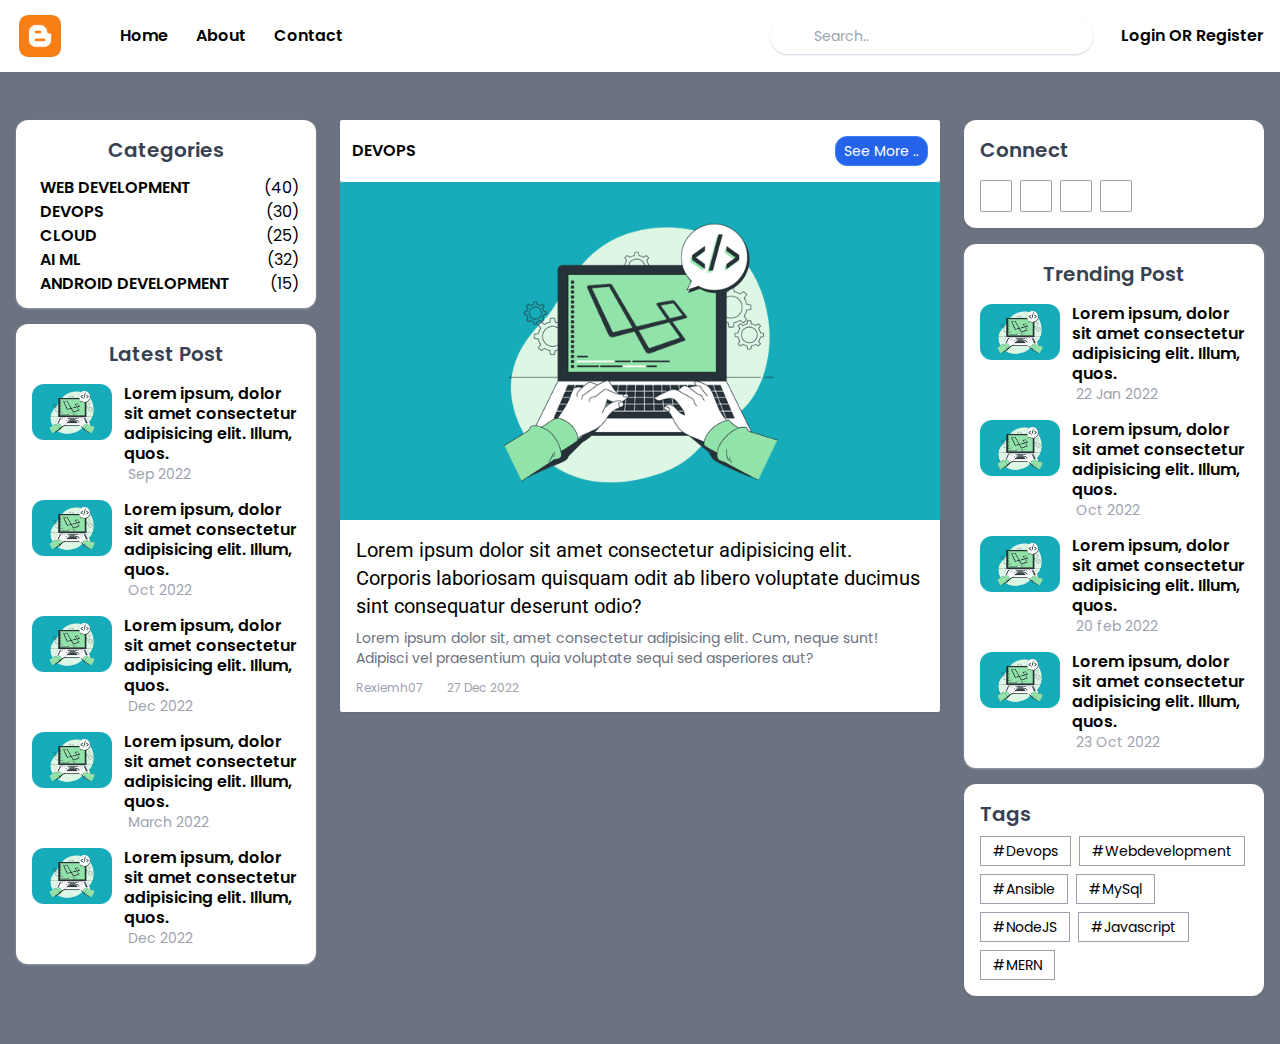
<file: index.html>
<!DOCTYPE html>
<html lang="en">
  <head>
    <meta charset="UTF-8" />
    <meta http-equiv="X-UA-Compatible" content="IE=edge" />
    <meta name="viewport" content="width=device-width, initial-scale=1.0" />
    <link
      rel="stylesheet"
      href="https://cdnjs.cloudflare.com/ajax/libs/font-awesome/6.2.1/css/all.min.css"
      integrity="sha512-MV7K8+y+gLIBoVD59lQIYicR65iaqukzvf/nwasF0nqhPay5w/9lJmVM2hMDcnK1OnMGCdVK+iQrJ7lzPJQd1w=="
      crossorigin="anonymous"
      referrerpolicy="no-referrer"
    />
    <link rel="preconnect" href="https://fonts.googleapis.com" />
    <link rel="preconnect" href="https://fonts.gstatic.com" crossorigin />
    <link
      href="https://fonts.googleapis.com/css2?family=Poppins:wght@400;700;900&family=Roboto:wght@400;700;900&display=swap"
      rel="stylesheet"
    />
    <title>Blog Website</title>
    <link rel="stylesheet" href="./output/tailwind.css" />
  </head>

  <body class="font-Poppins">
    <!-- Navbar Start -->
    <nav class="shadow-sm shadow-slate-300">
      <div class="container mx-auto px-4 py-3 flex items-center">
        <a href="#">
          <img class="h-12" src="./images/logo.png" alt="logo" />
        </a>
        <div class="lg:flex space-x-5 hidden">

          <div class="ml-12  ">
            <a
            href="#"
            class="flex items-center font-semibold text-md hover:text-blue-700 transition"
            >
            <span class="mr-2">
              <i class="fas fa-home"></i>
            </span>
            Home
          </a>
        </div>
        <div class="ml-12">
          <a
          href="#"
          class="flex items-center font-semibold text-md hover:text-blue-700 transition"
          >
          <span class="mr-2">
            <i class="fas fa-file-alt"></i>
          </span>
          About
        </a>
      </div>
      <div class="ml-12">
        <a
        href="#"
        class="flex items-center font-semibold text-md hover:text-blue-700 transition"
        >
        <span class="mr-2">
          <i class="fas fa-phone"></i>
        </span>
        Contact
      </a>
    </div>
    </div>
    
    <!-- search box start -->

        <div class="relative ml-auto hidden sm:block">
          <span class="absolute left-3 text-sm text-gray-600 top-2">
            <i class="fas fa-search"></i>
          </span>
          <input
            type="text"
            class="block w-full rounded-3xl pl-11 pr-2 py-2 focus:outline-none text-sm shadow-sm shadow-slate-300"
            placeholder="Search.."
          />
        </div>
        <!-- search box End -->

        <div class="ml-5">
          <a
            href="#"
            class="flex items-center font-semibold text-md hover:text-blue-700 transition"
          >
            <span class="mr-2">
              <i class="far fa-user"></i>
            </span>
            Login OR Register
          </a>
        </div>
        <!-- Menu bar -->
        <div class="text-xl text-gray-700 cursor-pointer ml-auto  xl:hidden block hover:text-blue-700 transition " id="toggleBar">
          <i class="fas fa-bars"></i>      
        </div>
      </div>
    </nav>

    <!-- Navbar End -->

    <!-- Main container -->
    <div class="py-12 bg-gray-500">
      <div class="container mx-auto px-4 flex flex-wrap lg:flex-nowrap ">
        <!-- Categories Section Start -->
        <div class="w-3/12 hidden xl:block ">
          <div class="bg-white shadow-sm shadow-gray-400 rounded-xl p-4">
            <div class="text-center">
              <h3 class="text-xl font-semibold text-gray-700">Categories</h3>
            </div>
            <!-- Categories Sidebar -->
            <div class="space-y-2 mt-4">
              <a
                href="#"
                class="flex uppercase items-center font-semibold leading-4 hover:text-blue-700 transition"
              >
                <span class="mr-2">
                  <i class="far fa-folder-open"> </i>
                </span>
                <span> Web Development </span>
                <span class="ml-auto font-normal">(40)</span>
              </a>
              <a
                href="#"
                class="flex uppercase items-center font-semibold leading-4 hover:text-blue-700 transition"
              >
                <span class="mr-2">
                  <i class="far fa-folder-open"> </i>
                </span>
                <span> DevOps </span>
                <span class="ml-auto font-normal">(30)</span>
              </a>
              <a
                href="#"
                class="flex uppercase items-center font-semibold leading-4 hover:text-blue-700 transition"
              >
                <span class="mr-2">
                  <i class="far fa-folder-open"> </i>
                </span>
                <span> Cloud </span>
                <span class="ml-auto font-normal">(25)</span>
              </a>
              <a
                href="#"
                class="flex uppercase items-center font-semibold leading-4 hover:text-blue-700 transition"
              >
                <span class="mr-2">
                  <i class="far fa-folder-open"> </i>
                </span>
                <span> AI ML </span>
                <span class="ml-auto font-normal">(32)</span>
              </a>
              <a
                href="#"
                class="flex uppercase items-center font-semibold leading-4 hover:text-blue-700 transition"
              >
                <span class="mr-2">
                  <i class="far fa-folder-open"> </i>
                </span>
                <span> Android Development </span>
                <span class="ml-auto font-normal">(15)</span>
              </a>
            </div>
          </div>

          <!-- Categories Sidebar End-->

          <!-- Random Post -->
          <div class="bg-white shadow-sm shadow-gray-400 rounded-xl p-4 mt-4">
            <div class="text-center">
              <h3 class="text-xl font-semibold text-gray-700">Latest Post</h3>
            </div>

            <div class="mt-4">
              <a href="#" class="flex mt-4">
                <div class="flex-shrink-0">
                  <img
                    src="./images/post.png"
                    alt="Post"
                    class="h-14 w-20 rounded-xl object-cover"
                  />
                </div>
                <div class="flex-grow pl-3">
                  <h5
                    class="text-md leading-5 block font-semibold transition hover:text-blue-300"
                  >
                    Lorem ipsum, dolor sit amet consectetur adipisicing elit.
                    Illum, quos.
                  </h5>
                  <div class="flex text-gray-400 text-sm items-center">
                    <span class="mr-1 text-xs">
                      <i class="far fa-clock"></i>
                    </span>
                    <span> Sep 2022 </span>
                  </div>
                </div>
              </a>
              <a href="#" class="flex mt-4">
                <div class="flex-shrink-0">
                  <img
                    src="./images/post.png"
                    alt="Post"
                    class="h-14 w-20 rounded-xl object-cover"
                  />
                </div>
                <div class="flex-grow pl-3">
                  <h5
                    class="text-md leading-5 block font-semibold transition hover:text-blue-300"
                  >
                    Lorem ipsum, dolor sit amet consectetur adipisicing elit.
                    Illum, quos.
                  </h5>
                  <div class="flex text-gray-400 text-sm items-center">
                    <span class="mr-1 text-xs">
                      <i class="far fa-clock"></i>
                    </span>
                    <span> Oct 2022 </span>
                  </div>
                </div>
              </a>
              <a href="#" class="flex mt-4">
                <div class="flex-shrink-0">
                  <img
                    src="./images/post.png"
                    alt="Post"
                    class="h-14 w-20 rounded-xl object-cover"
                  />
                </div>
                <div class="flex-grow pl-3">
                  <h5
                    class="text-md leading-5 block font-semibold transition hover:text-blue-300"
                  >
                    Lorem ipsum, dolor sit amet consectetur adipisicing elit.
                    Illum, quos.
                  </h5>
                  <div class="flex text-gray-400 text-sm items-center">
                    <span class="mr-1 text-xs">
                      <i class="far fa-clock"></i>
                    </span>
                    <span> Dec 2022 </span>
                  </div>
                </div>
              </a>
              <a href="#" class="flex mt-4">
                <div class="flex-shrink-0">
                  <img
                    src="./images/post.png"
                    alt="Post"
                    class="h-14 w-20 rounded-xl object-cover"
                  />
                </div>
                <div class="flex-grow pl-3">
                  <h5
                    class="text-md leading-5 block font-semibold transition hover:text-blue-300"
                  >
                    Lorem ipsum, dolor sit amet consectetur adipisicing elit.
                    Illum, quos.
                  </h5>
                  <div class="flex text-gray-400 text-sm items-center">
                    <span class="mr-1 text-xs">
                      <i class="far fa-clock"></i>
                    </span>
                    <span> March 2022 </span>
                  </div>
                </div>
              </a>
              <a href="#" class="flex mt-4">
                <div class="flex-shrink-0">
                  <img
                    src="./images/post.png"
                    alt="Post"
                    class="h-14 w-20 rounded-xl object-cover"
                  />
                </div>
                <div class="flex-grow pl-3">
                  <h5
                    class="text-md leading-5 block font-semibold transition hover:text-blue-300"
                  >
                    Lorem ipsum, dolor sit amet consectetur adipisicing elit.
                    Illum, quos.
                  </h5>
                  <div class="flex text-gray-400 text-sm items-center">
                    <span class="mr-1 text-xs">
                      <i class="far fa-clock"></i>
                    </span>
                    <span> Dec 2022 </span>
                  </div>
                </div>
              </a>
            </div>
          </div>
        </div>

        <!-- Categories Section End -->
        <div class="xl:w-6/12 lg:w-9/12 w-full xl:ml-6 lg:mr-6">
          <div>

         
          <div
            class="flex bg-white px-3 py-4 justify-between items-center rounded-sm"
          >
            <h5 class="text-base uppercase font-semibold">DevOps</h5>
            <a
              href="#"
              class="text-white bg-blue-600 py-1 px-2 rounded-xl text-sm border border-blue-500 hover:text-blue-600 hover:bg-transparent transition"
              >See More ..
            </a>
          </div>

          <div class="rounded-sm overflow-hidden bg-white shadow-sm">
            <a href="viewBlog.html" class="block overflow-hidden">
              <img
                src="images/post.png"
                alt="img"
                class="w-full object-cover transition transform hover:scale-110 duration-500"
              />
            </a>
            <div class="p-4">
              <a href="viewBlog.html">
                <h2 class="text-xl hover:text-blue-500 transition font-Roboto">
                  Lorem ipsum dolor sit amet consectetur adipisicing elit.
                  Corporis laboriosam quisquam odit ab libero voluptate ducimus
                  sint consequatur deserunt odio?
                </h2>
              </a>

              <p class="text-gray-500 text-sm mt-2">
                Lorem ipsum dolor sit, amet consectetur adipisicing elit. Cum,
                neque sunt! Adipisci vel praesentium quia voluptate sequi sed
                asperiores aut?
              </p>

              <div class="flex mt-3 space-x-4">
                <div class="flex text-gray-400 text-sm items-center">
                  <span class="mr-2 text-xs">
                    <i class="far fa-user"></i>
                    Rexiemh07
                  </span>
                </div>
                <div class="flex text-gray-400 text-sm items-center">
                  <span class="mr-2 text-xs">
                    <i class="far fa-clock"></i>
                    27 Dec 2022
                  </span>
                </div>
              </div>
            </div>
          </div>
        </div>
        
        </div>
        

        <div class="lg:w-3/12 w-full mt-8 lg:mt-0">
          <div class="w-full bg-white shadow-sm rounded-xl p-4">
            <h3 class="text-xl font-semibold text-gray-700">Connect</h3>
            <div class="flex gap-2 mt-4">
              <a
                href="#"
                class="flex w-8 h-8 rounded-sm items-center justify-center border border-gray-400 text-base text-gray-800"
              >
                <i class="fab fa-facebook-f"></i>
              </a>
              <a
                href="#"
                class="flex w-8 h-8 rounded-sm items-center justify-center border border-gray-400 text-base text-gray-800"
              >
                <i class="fab fa-linkedin"></i>
              </a>
              <a
                href="#"
                class="flex w-8 h-8 rounded-sm items-center justify-center border border-gray-400 text-base text-gray-800"
              >
                <i class="fab fa-whatsapp"></i>
              </a>
              <a
                href="#"
                class="flex w-8 h-8 rounded-sm items-center justify-center border border-gray-400 text-base text-gray-800"
              >
                <i class="fab fa-reddit"></i>
              </a>
            </div>
          </div>
          <!-- Trending Post Start -->

          <div class="bg-white shadow-sm shadow-gray-400 rounded-xl p-4 mt-4">
            <div class="text-center">
              <h3 class="text-xl font-semibold text-gray-700">Trending Post</h3>
            </div>

            <div class="mt-4">
              <a href="#" class="flex mt-4">
                <div class="flex-shrink-0">
                  <img
                    src="./images/post.png"
                    alt="Post"
                    class="h-14 w-20 rounded-xl object-cover"
                  />
                </div>
                <div class="flex-grow pl-3">
                  <h5
                    class="text-md leading-5 block font-semibold transition hover:text-blue-300"
                  >
                    Lorem ipsum, dolor sit amet consectetur adipisicing elit.
                    Illum, quos.
                  </h5>
                  <div class="flex text-gray-400 text-sm items-center">
                    <span class="mr-1 text-xs">
                      <i class="far fa-clock"></i>
                    </span>
                    <span> 22 Jan 2022 </span>
                  </div>
                </div>
              </a>
              <a href="#" class="flex mt-4">
                <div class="flex-shrink-0">
                  <img
                    src="./images/post.png"
                    alt="Post"
                    class="h-14 w-20 rounded-xl object-cover"
                  />
                </div>
                <div class="flex-grow pl-3">
                  <h5
                    class="text-md leading-5 block font-semibold transition hover:text-blue-300"
                  >
                    Lorem ipsum, dolor sit amet consectetur adipisicing elit.
                    Illum, quos.
                  </h5>
                  <div class="flex text-gray-400 text-sm items-center">
                    <span class="mr-1 text-xs">
                      <i class="far fa-clock"></i>
                    </span>
                    <span> Oct 2022 </span>
                  </div>
                </div>
              </a>
              <a href="#" class="flex mt-4">
                <div class="flex-shrink-0">
                  <img
                    src="./images/post.png"
                    alt="Post"
                    class="h-14 w-20 rounded-xl object-cover"
                  />
                </div>
                <div class="flex-grow pl-3">
                  <h5
                    class="text-md leading-5 block font-semibold transition hover:text-blue-300"
                  >
                    Lorem ipsum, dolor sit amet consectetur adipisicing elit.
                    Illum, quos.
                  </h5>
                  <div class="flex text-gray-400 text-sm items-center">
                    <span class="mr-1 text-xs">
                      <i class="far fa-clock"></i>
                    </span>
                    <span> 20 feb 2022 </span>
                  </div>
                </div>
              </a>
              <a href="#" class="flex mt-4">
                <div class="flex-shrink-0">
                  <img
                    src="./images/post.png"
                    alt="Post"
                    class="h-14 w-20 rounded-xl object-cover"
                  />
                </div>
                <div class="flex-grow pl-3">
                  <h5
                    class="text-md leading-5 block font-semibold transition hover:text-blue-300"
                  >
                    Lorem ipsum, dolor sit amet consectetur adipisicing elit.
                    Illum, quos.
                  </h5>
                  <div class="flex text-gray-400 text-sm items-center">
                    <span class="mr-1 text-xs">
                      <i class="far fa-clock"></i>
                    </span>
                    <span>23 Oct 2022 </span>
                  </div>
                </div>
              </a>
              
              
             
            </div>
          </div>
          <!-- Trending Post end -->


          <!-- Tags Start -->
          <div class="bg-white p-4 shadow-sm rounded-xl mt-4 " >
            <div >
              <h3 class="text-xl font-semibold text-gray-700">Tags</h3>

            </div>
            <div class="flex gap-2 items-center flex-wrap mt-2 ">

              <a href="#" class="px-3 py-1 text-sm border border-gray-400 hover:text-white hover:bg-black transition ">#Devops</a>
              <a href="#" class="px-3 py-1 text-sm border border-gray-400 hover:text-white hover:bg-black transition ">#Webdevelopment</a>

              <a href="#" class="px-3 py-1 text-sm border border-gray-400 hover:text-white hover:bg-black transition ">#Ansible</a>

              <a href="#" class="px-3 py-1 text-sm border border-gray-400 hover:text-white hover:bg-black transition ">#MySql</a>

              <a href="#" class="px-3 py-1 text-sm border border-gray-400 hover:text-white hover:bg-black transition ">#NodeJS</a>

              <a href="#" class="px-3 py-1 text-sm border border-gray-400 hover:text-white hover:bg-black transition ">#Javascript</a>

              <a href="#" class="px-3 py-1 text-sm border border-gray-400 hover:text-white hover:bg-black transition ">#MERN</a>

            </div>



            </div>
        <!-- Tags End -->

        </div>
      </div>
    </div>


    <!-- Mobileview Sidebar -->
    <div class="fixed w-full h-full bg-black bg-opacity-25 right-0 top-0 opacity-0 invisible transition-all duration-500 xl:hidden" id="sideBarWrapper" >
      <div class="fixed top-0  h-full bg-gray-400 shadow-sm flex flex-col justify-center  transition-all duration-500 -right-80" id="sideBar" >
       


          <div class="lg:hidden ">
            <div class="relative mx-3 mt-3 ">
              <span class="absolute left-3  text-sm text-gray-600 top-2">
                <i class="fas fa-search"></i>
              </span>
              <input
                type="text"
                class="block w-full rounded-3xl pl-11 pr-2 py-2 focus:outline-none text-sm shadow-sm shadow-slate-300"
                placeholder="Search.."
              />
            </div>

          </div>



          <h3 class=" text-xl font-semibold text-gray-700 mb-1  pl-3 pt-3">
            Menu
          </h3>
            <di v class="   ">
                    <a href="#" class="flex px-4 py-1 items-center font-semibold text-md hover:text-blue-700 transition " >
                         <span class="mr-2">
                              <i class="fas fa-home"></i>
                         </span>
                         Home
                    </a>
               </di>    
               
               <div class="   ">
                    <a href="#" class="flex px-4 py-1  items-center font-semibold text-md hover:text-blue-700 transition " >
                         <span class="mr-2">
                              <i class="fas fa-file-alt"></i>
                         </span>
                         About
                    </a>
               </div>    
     
     
               <div class="  ">
                    <a href="#" class="flex px-4 py-1 items-center font-semibold text-md hover:text-blue-700 transition " >
                         <span class="mr-2">
                              <i class="fas fa-phone"></i>
                         </span>
                         Contact 
                    </a>
               </div>   




      


               <div class="shadow-sm  pl-3 pt-3">
                <div >
                  <h3 class="text-xl font-semibold text-gray-700">Categories</h3>
                </div>
                <!-- Categories Sidebar -->
                <div class="space-y-2 mt-4">
                  <a
                    href="#"
                    class="flex uppercase items-center font-semibold leading-4 hover:text-blue-700 transition"
                  >
                    <span class="mr-2">
                      <i class="far fa-folder-open"> </i>
                    </span>
                    <span> Web Development </span>
                    <span class="ml-auto font-normal">(40)</span>
                  </a>
                  <a
                    href="#"
                    class="flex uppercase items-center font-semibold leading-4 hover:text-blue-700 transition"
                  >
                    <span class="mr-2">
                      <i class="far fa-folder-open"> </i>
                    </span>
                    <span> DevOps </span>
                    <span class="ml-auto font-normal">(30)</span>
                  </a>
                  <a
                    href="#"
                    class="flex uppercase items-center font-semibold leading-4 hover:text-blue-700 transition"
                  >
                    <span class="mr-2">
                      <i class="far fa-folder-open"> </i>
                    </span>
                    <span> Cloud </span>
                    <span class="ml-auto font-normal">(25)</span>
                  </a>
                  <a
                    href="#"
                    class="flex uppercase items-center font-semibold leading-4 hover:text-blue-700 transition"
                  >
                    <span class="mr-2">
                      <i class="far fa-folder-open"> </i>
                    </span>
                    <span> AI ML </span>
                    <span class="ml-auto font-normal">(32)</span>
                  </a>
                  <a
                    href="#"
                    class="flex uppercase items-center font-semibold leading-4 hover:text-blue-700 transition"
                  >
                    <span class="mr-2">
                      <i class="far fa-folder-open"> </i>
                    </span>
                    <span> Android Development </span>
                    <span class="ml-auto font-normal">(15)</span>
                  </a>
                </div>
              </div>

      </div>
      
      

      
     
      

     </div>

    <script src="./script.js"></script>
  </body>
</html>
</file>
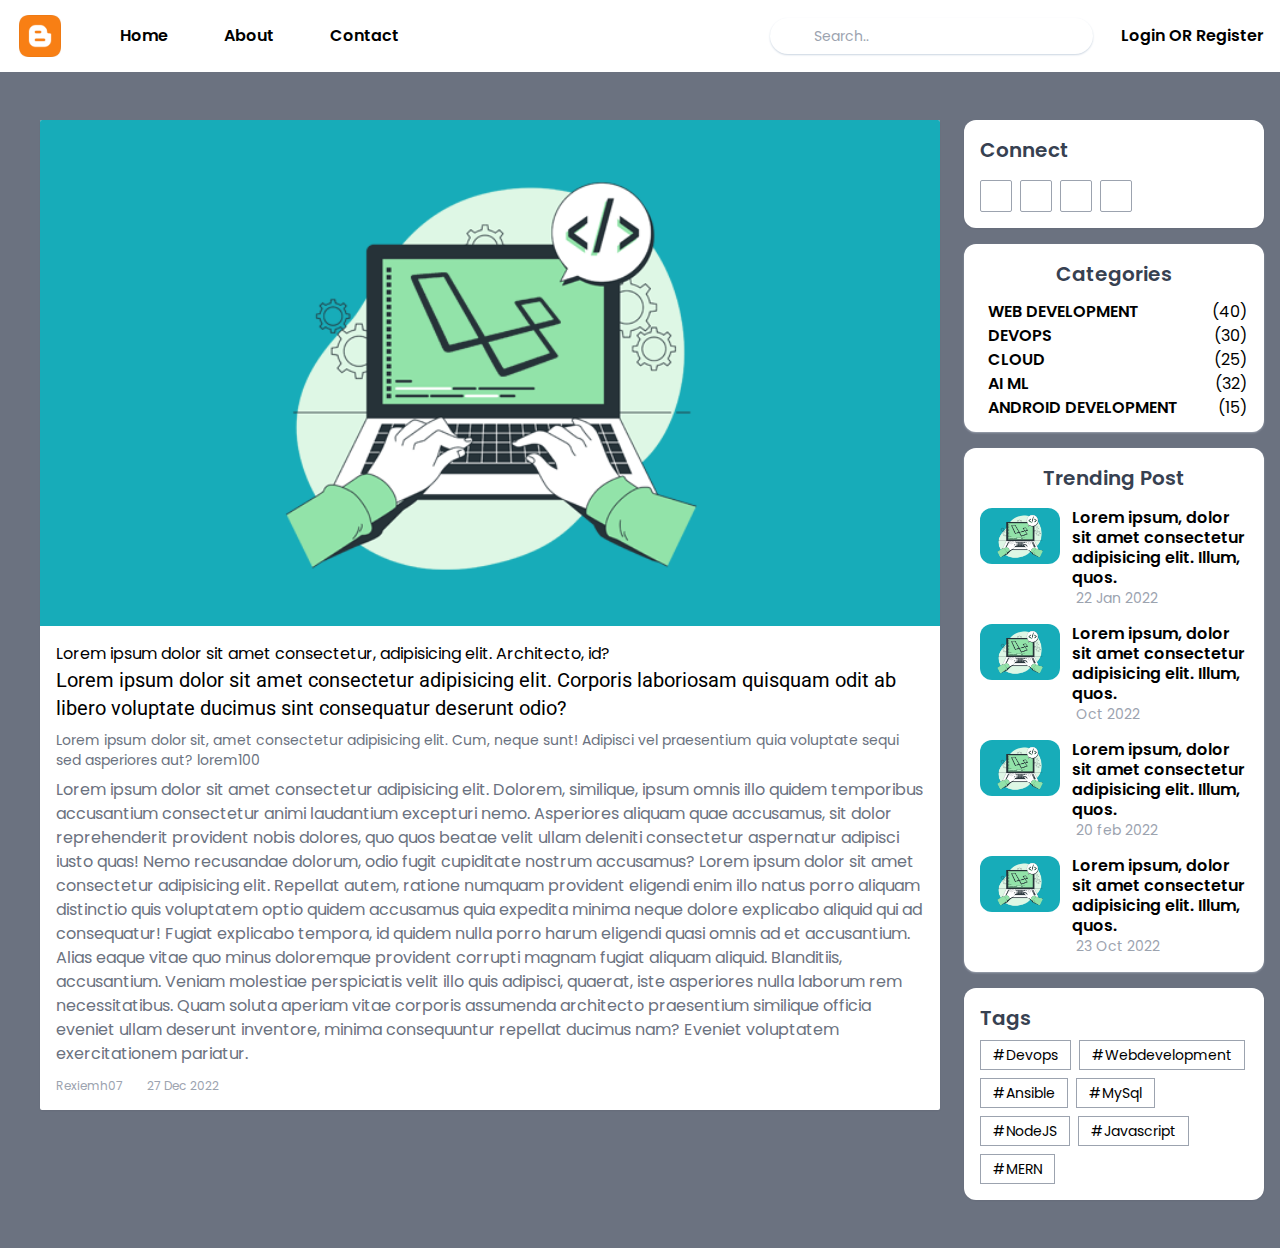
<file: viewBlog.html>
<!DOCTYPE html>
<html lang="en">
  <head>
    <meta charset="UTF-8" />
    <meta http-equiv="X-UA-Compatible" content="IE=edge" />
    <meta name="viewport" content="width=device-width, initial-scale=1.0" />
    <link
      rel="stylesheet"
      href="https://cdnjs.cloudflare.com/ajax/libs/font-awesome/6.2.1/css/all.min.css"
      integrity="sha512-MV7K8+y+gLIBoVD59lQIYicR65iaqukzvf/nwasF0nqhPay5w/9lJmVM2hMDcnK1OnMGCdVK+iQrJ7lzPJQd1w=="
      crossorigin="anonymous"
      referrerpolicy="no-referrer"
    />
    <link rel="preconnect" href="https://fonts.googleapis.com" />
    <link rel="preconnect" href="https://fonts.gstatic.com" crossorigin />
    <link
      href="https://fonts.googleapis.com/css2?family=Poppins:wght@400;700;900&family=Roboto:wght@400;700;900&display=swap"
      rel="stylesheet"
    />
    <title>Blog Website</title>
    <link rel="stylesheet" href="./output/tailwind.css" />
  </head>

  <body class="font-Poppins">
    <!-- Navbar Start -->
    <nav class="shadow-sm shadow-slate-300">
      <div class="container mx-auto px-4 py-3 flex items-center">
        <a href="#">
          <img class="h-12" src="./images/logo.png" alt="logo" />
        </a>
        <div class="ml-12">
          <a
            href="#"
            class="flex items-center font-semibold text-md hover:text-blue-700 transition"
          >
            <span class="mr-2">
              <i class="fas fa-home"></i>
            </span>
            Home
          </a>
        </div>
        <div class="ml-12">
          <a
            href="#"
            class="flex items-center font-semibold text-md hover:text-blue-700 transition"
          >
            <span class="mr-2">
              <i class="fas fa-file-alt"></i>
            </span>
            About
          </a>
        </div>
        <div class="ml-12">
          <a
            href="#"
            class="flex items-center font-semibold text-md hover:text-blue-700 transition"
          >
            <span class="mr-2">
              <i class="fas fa-phone"></i>
            </span>
            Contact
          </a>
        </div>

        <!-- search box start -->

        <div class="relative ml-auto">
          <span class="absolute left-3 text-sm text-gray-600 top-2">
            <i class="fas fa-search"></i>
          </span>
          <input
            type="text"
            class="block w-full rounded-3xl pl-11 pr-2 py-2 focus:outline-none text-sm shadow-sm shadow-slate-300"
            placeholder="Search.."
          />
        </div>
        <!-- search box End -->

        <div class="ml-5">
          <a
            href="#"
            class="flex items-center font-semibold text-md hover:text-blue-700 transition"
          >
            <span class="mr-2">
              <i class="far fa-user"></i>
            </span>
            Login OR Register
          </a>
        </div>
      </div>
    </nav>

    <!-- Navbar End -->

    <!-- Main container -->
    <div class="py-12 bg-gray-500">
      <div class="container mx-auto px-4 flex">
      
        <div class="xl:w-9/12 lg:w-9/12 w-full xl:ml-6 lg:mr-6">
          <div>
          <div class="rounded-sm overflow-hidden bg-white shadow-sm">
            <a href="#" class="block overflow-hidden">
              <img
                src="images/post.png"
                alt="img"
                class="w-full object-cover transition transform hover:scale-110 duration-500"
              />
            </a>
            <div class="p-4">
              <a href="#">
                <div>
                    <h1>Lorem ipsum dolor sit amet consectetur, adipisicing elit. Architecto, id?</h1>
                   </div>
                <h2 class="text-xl hover:text-blue-500 transition font-Roboto">
                  Lorem ipsum dolor sit amet consectetur adipisicing elit.
                  Corporis laboriosam quisquam odit ab libero voluptate ducimus
                  sint consequatur deserunt odio?
                </h2>
              </a>
               
              <p class="text-gray-500 text-sm mt-2">
                Lorem ipsum dolor sit, amet consectetur adipisicing elit. Cum,
                neque sunt! Adipisci vel praesentium quia voluptate sequi sed
                asperiores aut? lorem100
              </p>

              <p class="text-gray-500  mt-2">
                Lorem ipsum dolor sit amet consectetur adipisicing elit. Dolorem, similique, ipsum omnis illo quidem temporibus accusantium consectetur animi laudantium excepturi nemo. Asperiores aliquam quae accusamus, sit dolor reprehenderit provident nobis dolores, quo quos beatae velit ullam deleniti consectetur aspernatur adipisci iusto quas! Nemo recusandae dolorum, odio fugit cupiditate nostrum accusamus?

                Lorem ipsum dolor sit amet consectetur adipisicing elit. Repellat autem, ratione numquam provident eligendi enim illo natus porro aliquam distinctio quis voluptatem optio quidem accusamus quia expedita minima neque dolore explicabo aliquid qui ad consequatur! Fugiat explicabo tempora, id quidem nulla porro harum eligendi quasi omnis ad et accusantium. Alias eaque vitae quo minus doloremque provident corrupti magnam fugiat aliquam aliquid. Blanditiis, accusantium. Veniam molestiae perspiciatis velit illo quis adipisci, quaerat, iste asperiores nulla laborum rem necessitatibus. Quam soluta aperiam vitae corporis assumenda architecto praesentium similique officia eveniet ullam deserunt inventore, minima consequuntur repellat ducimus nam? Eveniet voluptatem exercitationem pariatur.
              </p>

              <div class="flex mt-3 space-x-4">
                <div class="flex text-gray-400 text-sm items-center">
                  <span class="mr-2 text-xs">
                    <i class="far fa-user"></i>
                    Rexiemh07
                  </span>
                </div>
                <div class="flex text-gray-400 text-sm items-center">
                  <span class="mr-2 text-xs">
                    <i class="far fa-clock"></i>
                    27 Dec 2022
                  </span>
                </div>
              </div>
            </div>
          </div>
        </div>
        
        </div>
        

        <div class="lg:w-3/12 w-full mt-8 lg:mt-0">
          <div class="w-full bg-white shadow-sm rounded-xl p-4">
            <h3 class="text-xl font-semibold text-gray-700">Connect</h3>
            <div class="flex gap-2 mt-4">
              <a
                href="#"
                class="flex w-8 h-8 rounded-sm items-center justify-center border border-gray-400 text-base text-gray-800"
              >
                <i class="fab fa-facebook-f"></i>
              </a>
              <a
                href="#"
                class="flex w-8 h-8 rounded-sm items-center justify-center border border-gray-400 text-base text-gray-800"
              >
                <i class="fab fa-linkedin"></i>
              </a>
              <a
                href="#"
                class="flex w-8 h-8 rounded-sm items-center justify-center border border-gray-400 text-base text-gray-800"
              >
                <i class="fab fa-whatsapp"></i>
              </a>
              <a
                href="#"
                class="flex w-8 h-8 rounded-sm items-center justify-center border border-gray-400 text-base text-gray-800"
              >
                <i class="fab fa-reddit"></i>
              </a>
            </div>
          </div>
          <!-- Trending Post Start -->

          <div class="bg-white shadow-sm shadow-gray-400 rounded-xl p-4 mt-4">
            <div class="text-center">
              <h3 class="text-xl font-semibold text-gray-700">Categories</h3>
            </div>
            <!-- Categories Sidebar -->
            <div class="space-y-2 mt-4">
          <a
            href="#"
            class="flex uppercase items-center font-semibold leading-4 hover:text-blue-700 transition"
          >
            <span class="mr-2">
              <i class="far fa-folder-open"> </i>
            </span>
            <span> Web Development </span>
            <span class="ml-auto font-normal">(40)</span>
          </a>
          <a
            href="#"
            class="flex uppercase items-center font-semibold leading-4 hover:text-blue-700 transition"
          >
            <span class="mr-2">
              <i class="far fa-folder-open"> </i>
            </span>
            <span> DevOps </span>
            <span class="ml-auto font-normal">(30)</span>
          </a>
          <a
            href="#"
            class="flex uppercase items-center font-semibold leading-4 hover:text-blue-700 transition"
          >
            <span class="mr-2">
              <i class="far fa-folder-open"> </i>
            </span>
            <span> Cloud </span>
            <span class="ml-auto font-normal">(25)</span>
          </a>
          <a
            href="#"
            class="flex uppercase items-center font-semibold leading-4 hover:text-blue-700 transition"
          >
            <span class="mr-2">
              <i class="far fa-folder-open"> </i>
            </span>
            <span> AI ML </span>
            <span class="ml-auto font-normal">(32)</span>
          </a>
          <a
            href="#"
            class="flex uppercase items-center font-semibold leading-4 hover:text-blue-700 transition"
          >
            <span class="mr-2">
              <i class="far fa-folder-open"> </i>
            </span>
            <span> Android Development </span>
            <span class="ml-auto font-normal">(15)</span>
          </a>
        </div>
      </div>

      <!-- Categories Sidebar End-->

     

          <div class="bg-white shadow-sm shadow-gray-400 rounded-xl p-4 mt-4">
            <div class="text-center">
              <h3 class="text-xl font-semibold text-gray-700">Trending Post</h3>
            </div>

            <div class="mt-4">
              <a href="#" class="flex mt-4">
                <div class="flex-shrink-0">
                  <img
                    src="./images/post.png"
                    alt="Post"
                    class="h-14 w-20 rounded-xl object-cover"
                  />
                </div>
                <div class="flex-grow pl-3">
                  <h5
                    class="text-md leading-5 block font-semibold transition hover:text-blue-300"
                  >
                    Lorem ipsum, dolor sit amet consectetur adipisicing elit.
                    Illum, quos.
                  </h5>
                  <div class="flex text-gray-400 text-sm items-center">
                    <span class="mr-1 text-xs">
                      <i class="far fa-clock"></i>
                    </span>
                    <span> 22 Jan 2022 </span>
                  </div>
                </div>
              </a>
              <a href="#" class="flex mt-4">
                <div class="flex-shrink-0">
                  <img
                    src="./images/post.png"
                    alt="Post"
                    class="h-14 w-20 rounded-xl object-cover"
                  />
                </div>
                <div class="flex-grow pl-3">
                  <h5
                    class="text-md leading-5 block font-semibold transition hover:text-blue-300"
                  >
                    Lorem ipsum, dolor sit amet consectetur adipisicing elit.
                    Illum, quos.
                  </h5>
                  <div class="flex text-gray-400 text-sm items-center">
                    <span class="mr-1 text-xs">
                      <i class="far fa-clock"></i>
                    </span>
                    <span> Oct 2022 </span>
                  </div>
                </div>
              </a>
              <a href="#" class="flex mt-4">
                <div class="flex-shrink-0">
                  <img
                    src="./images/post.png"
                    alt="Post"
                    class="h-14 w-20 rounded-xl object-cover"
                  />
                </div>
                <div class="flex-grow pl-3">
                  <h5
                    class="text-md leading-5 block font-semibold transition hover:text-blue-300"
                  >
                    Lorem ipsum, dolor sit amet consectetur adipisicing elit.
                    Illum, quos.
                  </h5>
                  <div class="flex text-gray-400 text-sm items-center">
                    <span class="mr-1 text-xs">
                      <i class="far fa-clock"></i>
                    </span>
                    <span> 20 feb 2022 </span>
                  </div>
                </div>
              </a>
              <a href="#" class="flex mt-4">
                <div class="flex-shrink-0">
                  <img
                    src="./images/post.png"
                    alt="Post"
                    class="h-14 w-20 rounded-xl object-cover"
                  />
                </div>
                <div class="flex-grow pl-3">
                  <h5
                    class="text-md leading-5 block font-semibold transition hover:text-blue-300"
                  >
                    Lorem ipsum, dolor sit amet consectetur adipisicing elit.
                    Illum, quos.
                  </h5>
                  <div class="flex text-gray-400 text-sm items-center">
                    <span class="mr-1 text-xs">
                      <i class="far fa-clock"></i>
                    </span>
                    <span>23 Oct 2022 </span>
                  </div>
                </div>
              </a>
              
              
             
            </div>
          </div>
          <!-- Trending Post end -->


          <!-- Tags Start -->
          <div class="bg-white p-4 shadow-sm rounded-xl mt-4 " >
            <div >
              <h3 class="text-xl font-semibold text-gray-700">Tags</h3>

            </div>
            <div class="flex gap-2 items-center flex-wrap mt-2 ">

              <a href="#" class="px-3 py-1 text-sm border border-gray-400 hover:text-white hover:bg-black transition ">#Devops</a>
              <a href="#" class="px-3 py-1 text-sm border border-gray-400 hover:text-white hover:bg-black transition ">#Webdevelopment</a>

              <a href="#" class="px-3 py-1 text-sm border border-gray-400 hover:text-white hover:bg-black transition ">#Ansible</a>

              <a href="#" class="px-3 py-1 text-sm border border-gray-400 hover:text-white hover:bg-black transition ">#MySql</a>

              <a href="#" class="px-3 py-1 text-sm border border-gray-400 hover:text-white hover:bg-black transition ">#NodeJS</a>

              <a href="#" class="px-3 py-1 text-sm border border-gray-400 hover:text-white hover:bg-black transition ">#Javascript</a>

              <a href="#" class="px-3 py-1 text-sm border border-gray-400 hover:text-white hover:bg-black transition ">#MERN</a>

            </div>



            </div>
        <!-- Tags End -->

        </div>
      </div>
    </div>
  </body>
</html>
</file>
